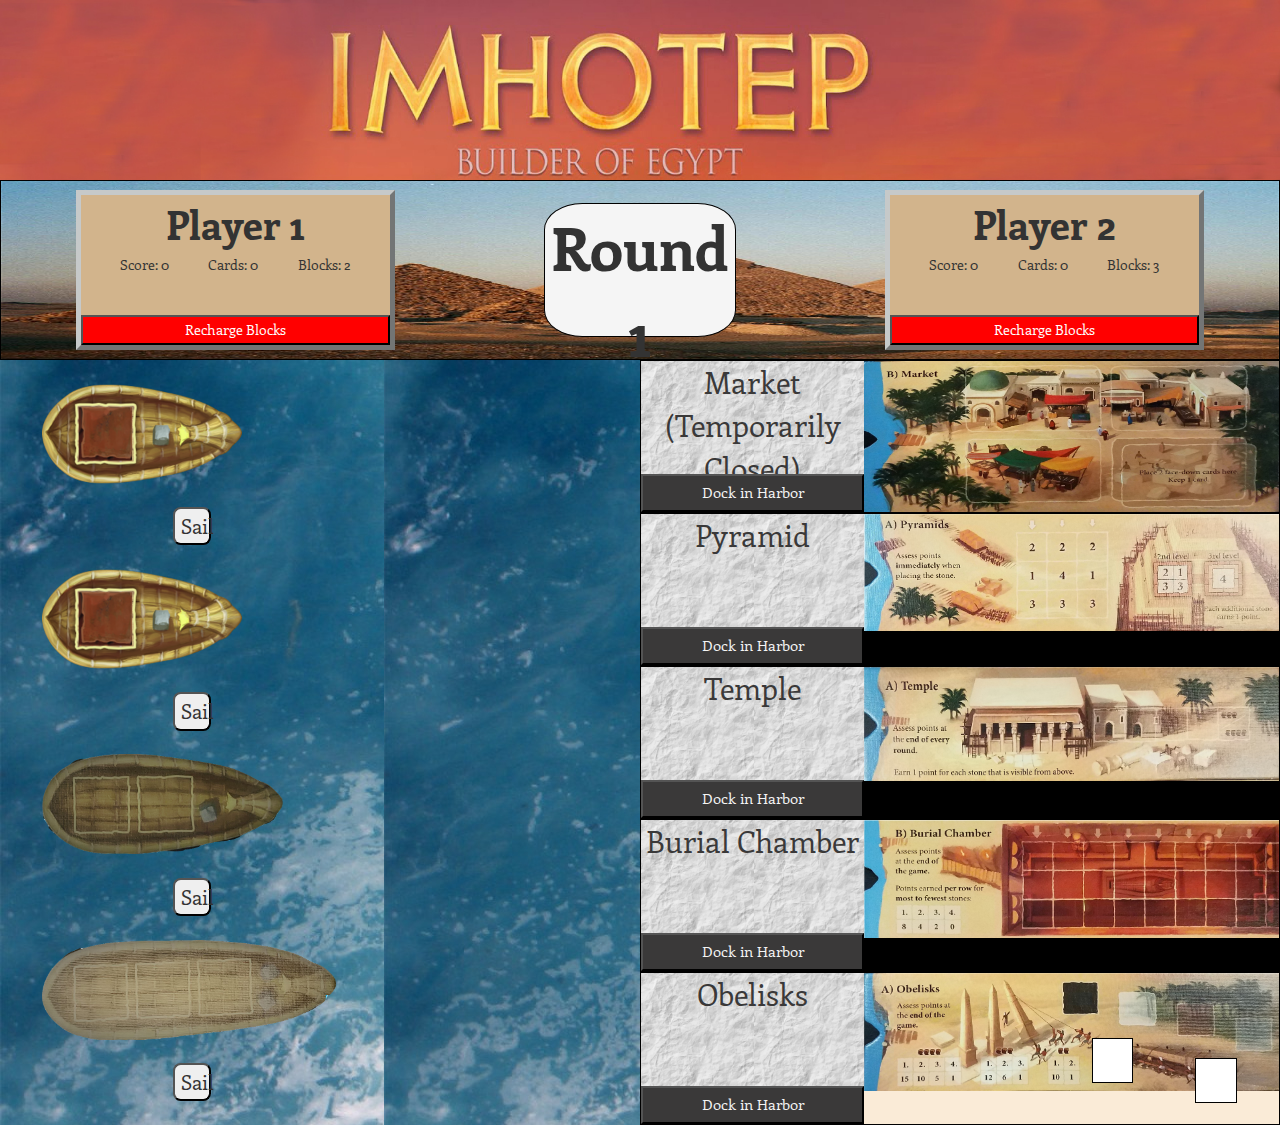
<file: index.html>
<!DOCTYPE html>
<html lang="en">
<head>
    <title>Imhotep Hackathon</title>
    
    <link href="https://fonts.googleapis.com/css?family=Enriqueta" rel="stylesheet">
    <link rel="stylesheet" href="style.css">
    <link rel="stylesheet" href="https://maxcdn.bootstrapcdn.com/bootstrap/3.4.0/css/bootstrap.min.css">
    <script src="https://ajax.googleapis.com/ajax/libs/jquery/3.3.1/jquery.min.js"></script>
    <script src="ships.js"></script>
    <script src="burial_chamber.js"></script>
    <script src="temple.js"></script>
    <script src="pyramid.js"></script>
    <script src="obelisks.js"></script>
    <script src="players.js"></script>
    <script src="game.js"></script>
    <script src="main.js"></script>
</head>
<body>
    <!-- <div class="modal fade" id="myModal" role="dialog">
    <div class="modal-dialog modal-lg">
        <div class="modal-content">
            <div class="modal-header">
                <button type="button" class="close" data-dismiss="modal">&times;</button>
                <h4 class="modal-title">Rules</h4>
            </div>
            <div class="modal-complete">  
            <div class="modal-body">
                <h3>Objective</h3>
                <p> Each player assumes the role of an Egyptian master builder. You will have 6 rounds to transport your stones to the various sites and to erect monuments in such a way that you earn the most points. Whenever your turn comes up, you will select one of the following 3 action options:
                    Get new stones
                    Place 1 stone on the ship
                    Sail 1 ship to a site
                    Delivering the stones gets you various points in various ways - sometimes more points, sometimes fewer; sometimes right away, sometimes at the end of a round, and sometimes at the end of the game. Whoever has the most points after 6 rounds is the winner.
                </p>
                <h3>Turns</h3>
                <p>The player whose turn it is must carry out exactly <strong>one</strong> of the following 4 actions:

                <p><strong>1.</strong> Get New Stones:
                    Take 3 stones of your color from the stone quarry and place them on your player stats zone. Maximum of 5 per player.
                    For example, if you only have space for 2 stones and you choose this action, you can only add 2 stones.

                </p>
                </p>

                <p>
                    <strong>2.</strong> Place 1 Stone On A Ship:
                    Take 1 stone from your supply sled token and place it on any empty space on a ship that has not yet sailed to a site.
                </p>
                <p><strong>3.</strong> Dock 1 ship to a site board. You must observe 2 conditions, however:

                    The ship must already be loaded with at least the minimum required number of stones. The gray stone symbols at the bow of the ship indicate the minimum number for that ship. This number varies from ship to ship.

                    The site to which the ship is sailing must still have an open dock. In other words, no other ship can have sailed to it in this round.

                    The ship's stones are then unloaded by their owner (indicated by color) in order from front to back and delivered to the site - beginning with the stone placed closest to the front. Ignore any empty spaces on the ship.

                <p>At each of the 5 sites, there are different rules for what the stone's owner will receive for each stone delivered, and when they will receive it. The market and the pyramid are assessed immediately. The temple is assessed at the end of each round.

                    The burial chamber and the obelisks are not assessed until the end of the game.
                </p>

                <strong>4.</strong> You may sail a ship. You may even sail a ship when you do not have a stone of your own on it. The only requirement is that both of the above conditions must be met. After a site has been sailed to, the now-empty ship remains at the site's mooring area until the end of the round.

                This way, you can see that no more ships can sail to that site during that same round. No more than one ship can sail to any given site per round.
                </p>
                <h3>End Of Round</h3>
                <p>When all 4 ships have been sailed to the sites, the round ends immediately. The pyramid yields points immediately for each stone delivered, in accordance with the number value indicated on the space.

                    Now the temple is assessed. Each stone visible from above yields 1 point. In other words, stones covered by other stones no longer yield any points.
                </p>

                <h3>End of the Game</h3>
                <p>The game ends after 6 rounds.

                    Then the final point assessment, or scoring, takes place.

                    Final Point Assessment (scoring)
                    Start by assessing the stones in the burial chamber.

                    Then it is time to assess the obelisks.
                    The player with the most points is the winner.

                    In case of a tie: The player with the greater number of stones on his or her supply sled token is the winner. If this is also a tie, the tied players share first place.


                </p>
            </div>
            <div class="modal-footer">
                <button type="button" class="btn btn-default" data-dismiss="modal">Let's Play</button>
            </div>
        </div>
    </div>
</div>
</div>
</div> -->
    <div class="header">
        <div class="game-title"></div>
    </div>
    <div class="body-container">
        <div class="stats-container">
            <div class="player-one-container">
                    <div class="player-title">
                        Player 1
                    </div>
                    <div class="player-stats">
                        <p class="player-one-score">Score: <span class="playerOneScore">0</span></p>
                        <p class="player-one-cards">Cards: <span class="playerOneCards">0</span></p>
                        <p class="player-one-blocks">Blocks: <span class="playerOneBlocks">2</span></p>
                    </div>
                    <button class="recharge-button" id="0">Recharge Blocks</button>
            </div>
            <div class="round-container">
                <span class="round-title">Round 1</span>
            </div>
            <div class="player-two-container">
                <div class="player-title">
                    Player 2
                </div>
                <div class="player-stats">
                    <p class="player-two-score">Score: <span class="playerTwoScore">0</span></p>
                    <p class="player-two-cards">Cards: <span class="playerTwoCards">0</span></p>
                    <p class="player-two-blocks">Blocks: <span class="playerTwoBlocks">3</span></p>
                </div>
                <button class="recharge-button" id="1">Recharge Blocks</button>
            </div>
        </div>
        <div class="gameboard-left-container">
            <div class="harbor">
            </div>
        </div>
        <div class="harbor-container">
            <div class="market-harbor"></div>
            <div class="pyramid-harbor"></div>
            <div class="temple-harbor"></div>
            <div class="burialchamber-harbor"></div>
            <div class="obelisks-harbor"></div>
        </div>
        <div class="gameboard-right-container">
            <div class="market-container">
                <div class="market-titlearea">
                        <div class="market-name">Market<br>
                        (Temporarily Closed)</div>
                        <button class="market-dock-button">Dock in Harbor</button>
                    </div>
                <div class="market-card-container">
                    <img src="game_pieces/market.jpg" alt="">
                    <div class="card" id="card1">card 1</div>
                    <div class="card" id="card1">card 2</div>
                    <div class="card" id="card3">card 3</div>
                    <div class="card" id="card4">card 4</div>
                </div>
            </div>
            <div class="pyramid">
                <div class="pyramid-titlearea">
                    <div class="pyramid-name">Pyramid</div>
                    <button class="pyramid-dock-button">Dock in Harbor</button>
                </div>
                <div class="pyramid-container">
                    <div class="pyramid-block-container">
                    </div>
                </div>
            </div>
            <div class="temple-container">
                <div class="temple-titlearea">
                    <div class="temple-name">Temple</div>
                    <button class="temple-dock-button">Dock in Harbor</button>
                </div>
                <div class="temple-block-container">
                    <div class="temple-block" id="templeBlock1"></div>
                </div>
            </div>
            <div class="burial-chamber">
                <div class="burial-chamber-titlearea">
                    <div class="burial-chamber-name">Burial Chamber</div>
                    <button class="burial-dock-button">Dock in Harbor</button>
                </div>
                <div class="burial-chamber-container">
                    <div class="burial_chamber">
                    </div>
                </div>
            </div>
            <div class="obelisks">
                <div class="obelisks-titlearea">
                    <div class="obelisks-name">Obelisks</div>
                    <button class="obelisks-dock-button">Dock in Harbor</button>
                </div>  
                <div class="obelisks-container">
                    
                    <div class="obelisks-column">
                        <div id="obelisk1" class="black"></div>
                    </div>
                    <div class="obelisks-column">
                        <div id="obelisk2" class="white"></div>
                    </div>
                    <div class="obelisks-column">
                        <div id="obelisk3" class="brown"></div>
                    </div>
                    <div class="obelisks-column">
                        <div id="obelisk4" class="gray"></div>
                    </div>
                </div>
            </div>
        </div>
    </div>
</body>
</html>


<!--Andrew's html for modal-->


<!--<!DOCTYPE html>-->
<!--<html>-->

<!--<head>-->
    <!--<link rel="stylesheet" href="style.css">-->
    
    <!--<script src="https://ajax.googleapis.com/ajax/libs/jquery/3.3.1/jquery.min.js"></script>-->
    
    <!--<script src="main.js"></script>-->
    
    <!--<div class="container">-->
    <!--</div>-->
<!--</head>-->
<!--<body>-->

<!--</body>-->
<!--</html>-->


<!--Andrew's html for modal-->
</file>
<file: style.css>
body {
    margin: 0;
    height: 100vh;
    width: 100vw;
    font-family: 'Enriqueta', serif;
}

.header {
    height: 20%;
    width: 100%;
    text-align: center;
}

.game-title {
    background-size: 100% 100%;
    background-image: url("game_pieces/imhotep-title.jpg");
    background-repeat: no-repeat;
    height: 100%;
    width: 100%;
}

.body-container {
    height: 100%;
    width: 100%;
}

.stats-container {
    background-image: url("game_pieces/pyramid-header.jpg");
    /* background-color: #3A3939; */
    background-size: 100% 100%;
    border: 1px solid black;
    height: 20%;
    width: 100%;
    display: flex;
    justify-content: space-around;
    align-items: center;
    font-family: 'Enriqueta', serif;
}

.player-one-container, .player-two-container {
    background-color: tan;
    font-family: 'Enriqueta', serif;
    border:5px outset #c6c9c9;
    height: 90%;
    width: 25%;
    display: flex;
    flex-direction: column;
}

.player-title {
    height: 40%;
    width: 100%;
    margin: auto;
    text-align: center;
    font-size: 40px;
    font-weight: bold;
}

.player-stats {
    height: 40%;
    width: 100%;
    display: flex;
    justify-content: space-evenly;
}

.recharge-button {
    height: 20%;
    width: 100%;
    background-color: red;
    color: white;
}

.round-container {
    background-color: whitesmoke;
    border: 1px solid black;
    border-radius: 20%;
    height: 75%;
    width: 15%;
    text-align: center;
    font-weight: bold;
    font-family: 'Enriqueta', serif;
    display: flex;
    flex-direction: column;
}

.round-title {
    font-size: 60px;
    margin: auto;
}

.fight {
    font-size: 30px;
    margin: auto;
    color: darkgray;
}

.gameboard-left-container {
    background-image: url('game_pieces/ocean.jpg');
    height: 85%;
    width: 30%;
    box-sizing: border-box;
    float: left;
}

.boat-container {
    border: 1px solid black;
    height: 75%;
    width: 35%;
    display: flex;
    flex-direction: column;
    justify-content: space-evenly;
    align-items: center;
}

.harbor{
    display: flex;
    flex-direction: column;
    height: 100%;
    width: 100%;
    justify-content: space-evenly;
    align-items: center;
}

.ship{
    height: 100px;
    width: 300px;
    background-repeat: no-repeat;
    background-size: contain;
}

.stone{
    height: 40px;
    width: 40px;
    float: left;
    background-color: rgb(0, 0, 0);
    border: 1px white groove;
}

.burial_chamber{
    height: 90%;
    width: 90%;
    display: flex;
    flex-direction: column;
    flex-wrap: wrap;
    justify-content: left;
}

.sail {
    height: 5%;
    width: 10%;
    font-size: 20px;
    font-family: 'Enriqueta', serif;
    border-radius: 20%;
}

.gameboard-right-container {
    background-color: black;
    height: 85%;
    width: 50%;
    display: flex;
    flex-direction: column;
    box-sizing: border-box;
    float: right;
}

.harbor-container {
    background-image: url('game_pieces/ocean.jpg');
    height: 85%;
    width: 20%;
    float: left;
    display: flex;
    flex-direction: column;
}

.market-harbor, .pyramid-harbor, .temple-harbor, .obelisks-harbor {
    height: 20%;
    width: 100%;
    display: flex;
    justify-content: flex-end;
    align-items: center;
}

.temple-block .stone {
    float: left;
}

.burialchamber-harbor {
    height: 20%;
    width: 100%;
    display: flex;
    justify-content: flex-end;
    align-items: center;
}

.market-container {
    background-color: black;
    border: 1px solid black;
    height: 20%;
    width: 100%;
    display: inline-flex;
}

.market-titlearea, .pyramid-titlearea, .temple-titlearea, .burial-chamber-titlearea, .obelisks-titlearea {
    background-color: white;
    height: 100%;
    width: 35%;
    display: flex;
    flex-direction: column;
    font-family: 'Enriqueta', serif;
}

.market-name, .pyramid-name, .temple-name, .burial-chamber-name, .obelisks-name {
    background-image: url('game_pieces/paper.jpg');
    background-size: contain;
    height: 75%;
    width: 100%;
    text-align: center;
    font-size: 30px;
    color: #3A3939;
}

.market-dock-button, .pyramid-dock-button, .temple-dock-button, .burial-dock-button, .obelisks-dock-button {
    background-color:  #3A3939;
    height: 25%;
    width: 100%;
    font-size: 15px;
    color: whitesmoke;
    font-family: 'Enriqueta', serif;
}

.market-card-container {
    background-color: black;
    /* background-image: url(game_pieces/market.jpg);
    background-repeat: no-repeat;
    background-size: cover; */
    /* max-width: 100%;
    max-height: auto;
    width: 100px;
    height: 100px; */
    float: right;
    height: 100%;
    width: 65%;
    display: flex;
    flex-direction: column;
    flex-wrap: wrap;
    justify-content: space-around;
    align-items: center;
    position: relative;
}

.market-card-container > img {
    max-width: 100%;
    max-height: auto;
    width: 100%;
    height: 100%;
    position: absolute;
}

.card {
    background-color: white;
    border: 1px solid black;
    height: 40%;
    width: 30%;
    /* z-index: 1; */
}

.pyramid {
    border: 1px solid black;
    height: 20%;
    width: 100%;
    display: inline-flex;
}

.pyramid-container {
    background-image: url(game_pieces/pyramids.jpg);
    background-repeat: no-repeat;
    background-size: contain;
    height: 100%;
    width: 65%;
    float: right;
    display: flex;
    justify-content: center;
    align-items: center;
}

.pyramid-block-container {
    background-color: transparent;
    height: 100%;
    width: 35%;
    text-align: center;
    display: flex;
    flex-wrap: wrap;
    align-items: center;
    justify-content: inherit;
    position: relative;
}

.pyramid-bottom {
    border: 1px solid white;
    box-sizing: border-box;
    height: 33.1%;
    width: 30%;
}

.pyramid-block-container > div:nth-child(10){
    border: 1px solid white;
    box-sizing: border-box;
    height: 33.1%;
    width: 30%;
    position: absolute;
    top: 16.55%;
    left: 15%;
    z-index: 1;
}

.pyramid-block-container > div:nth-child(11){
    border: 1px solid white;
    box-sizing: border-box;
    height: 33.1%;
    width: 30%;
    position: absolute;
    top: 16.55%;
    left: 45%;
    z-index: 1;
}

.pyramid-block-container > div:nth-child(12){
    border: 1px solid white;
    box-sizing: border-box;
    height: 33.1%;
    width: 30%;
    position: absolute;
    top: 49.65%;
    left: 15%;
    z-index: 1;
}

.pyramid-block-container > div:nth-child(13){
    border: 1px solid white;
    box-sizing: border-box;
    height: 33.1%;
    width: 30%;
    position: absolute;
    top: 49.65%;
    left: 45%;
    z-index: 1;
}

.pyramid-top {
    border: 1px solid white;
    box-sizing: border-box;
    height: 33.1%;
    width: 30%;
    position: absolute;
    top: 33.1%;
    left: 30%;
    z-index: 2;
}
/*
.pyramid-block {
    background-color: transparent;
    border: 1px solid black;
    box-sizing: border-box;
    height: 33.1%;
    width: 30%;
}

.pyramid-level2-container {
    background-color: transparent;
    border: 1px solid black;
    position: absolute;
    height: 70%;
    width: 55%;
    display: flex;
    flex-wrap: wrap;
    align-items: center;
}

.pyramid-block-2nd {
    background-color: transparent;
    border: 1px solid black;
    box-sizing: border-box;
    height: 50%;
    width: 50%;
}

.pyramid-block-3rd {
    background-color: transparent;
    border: 1px solid black;
    box-sizing: border-box;
    height: 50%;
    width: 50%;
    position: absolute;
}
*/
.temple-container {
    background-color: black;
    border: 1px solid black;
    height: 20%;
    width: 100%;
    display: inline-flex;
}

.temple-block-container {
    background-color: black;
    background-image: url(game_pieces/temple.jpg);
    background-repeat: no-repeat;
    background-size: contain;
    height: 100%;
    width: 65%;
    float: right;
    display: flex;
    justify-content: center;
    align-items: center;
}

.temple-block {
    background-color: transparent;
    height: 33%;
    width: 55%;
    float: left;
}

.burial-chamber {
    background-color: black;
    border: 1px solid black;
    height: 20%;
    width: 100%;
    display: inline-flex;
}

.burial-chamber-container {
    background-image: url('game_pieces/burial_chamber.jpg');
    background-repeat: no-repeat;
    background-size: contain;
    /* background-position: center; */
    height: 100%;
    width: 65%;
    display: flex;
    justify-content: center;
    align-items: center;
    float: right;
}

.burial-chamber-block-container {
    background-color: whitesmoke;
    height: 90%;
    width: 90%;
    display: flex;
    flex-wrap: wrap;
    align-items: center;
}

/* created dynamically */
/* .burial-block {
    background-color: gray;
    border: 1px solid black;
    height: 32%;
    width: 12.1%;
} */

.obelisks {
    background-color: black;
    border: 1px solid black;
    height: 20%;
    width: 100%;
    display: inline-flex;
}

.obelisks-container {
    background-color: antiquewhite;
    background-image: url(game_pieces/obelisks.jpg);
    background-repeat: no-repeat;
    background-size: contain;
    height: 100%;
    width: 65%;
    float: right;
    display: flex;
}

.obelisks-column {
    /* background-color: gold; */
    box-sizing: border-box;
    height: 100%;
    width: 25%;
    position: relative;
}

#obelisk1, #obelisk2, #obelisk3, #obelisk4 {
    background-color: transparent;
    height: 30%;
    width: 40%;
    position: absolute;
    top: 15px;
    left: 20px;
    text-align: center;
    font-size: 20px;

}

#obelisk2 {
    height: 30%;
    width: 40%;
    position: absolute;
    left: 20px;
    top: 40px;
    text-align: center;
    font-size: 20px;
}

#obelisk3 {
    background-color: white;
    border: 1px solid black;
    height: 30%;
    width: 40%;
    position: absolute;
    top: 65px;
    left: 20px;
}

#obelisk4 {
    background-color: white;
    border: 1px solid black;
    height: 30%;
    width: 40%;
    position: absolute;
    top: 85px;
    left: 20px;
}

.black > .stone{
    color: white;
}

.stone.black{
    border: 1px solid white;
}

.stone.white{
    border: 1px solid black;
}


/* .body {
    background-color: orange;
    background-image: url("game_pieces/imhotep_cover_c.jpg");
    height: 100%;
   width: 100%;
}


.modal {
    display: none;
    position: fixed;

    left: 0;
    top: 0;
    width: 100%;
    height: 100%;
    overflow: auto;
    background-color: orange;

}


.modal-content {
    background-color: white;
    margin: 15% auto;
    padding: 20px;
    border: 1px solid #888;
    width: 100%
}

.modal-title{
    background-color: white;
}
.close {
    color: #aaa;
    float: right;
    font-size: 28px;
    font-weight: bold;
}

.close:hover,
.close:focus {
    color: black;
    text-decoration: none;
    cursor: pointer;
}

.modal-footer{
    background-color: red;
    font: white;
}
 */
</file>
